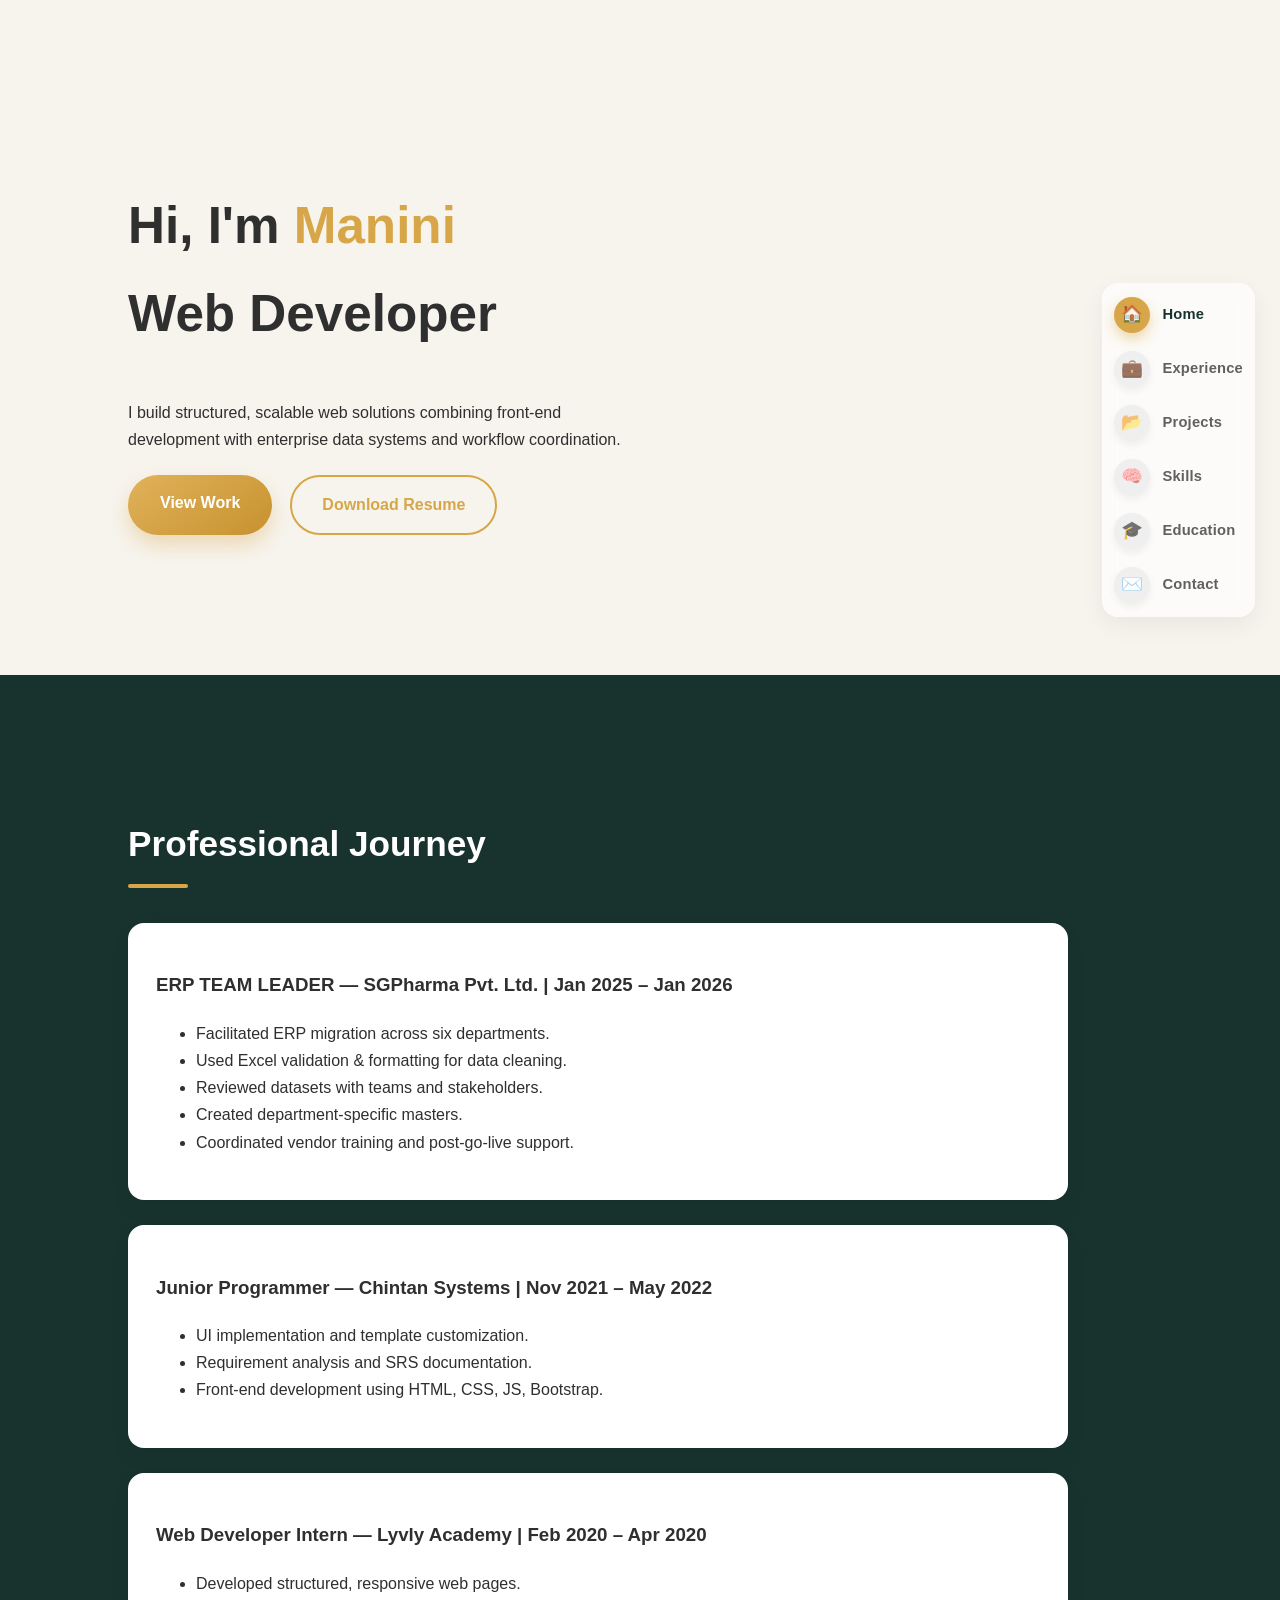
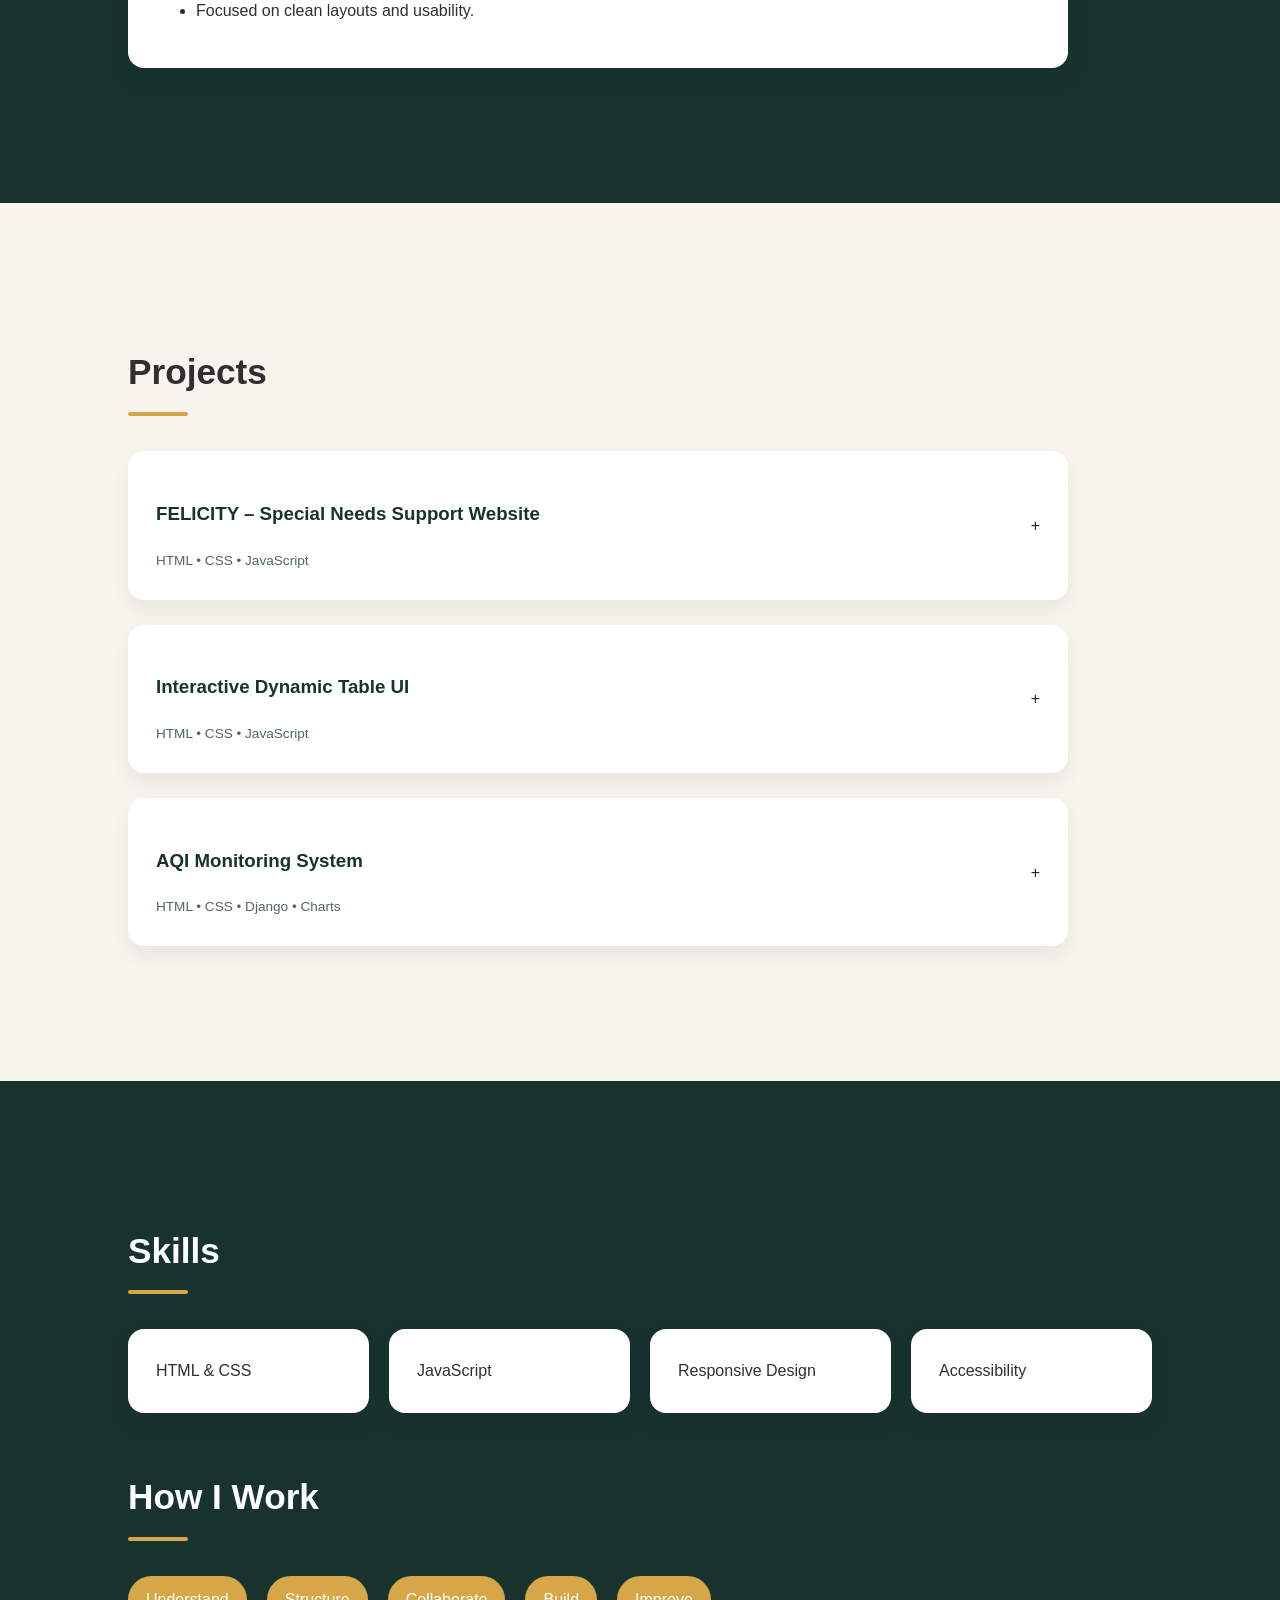
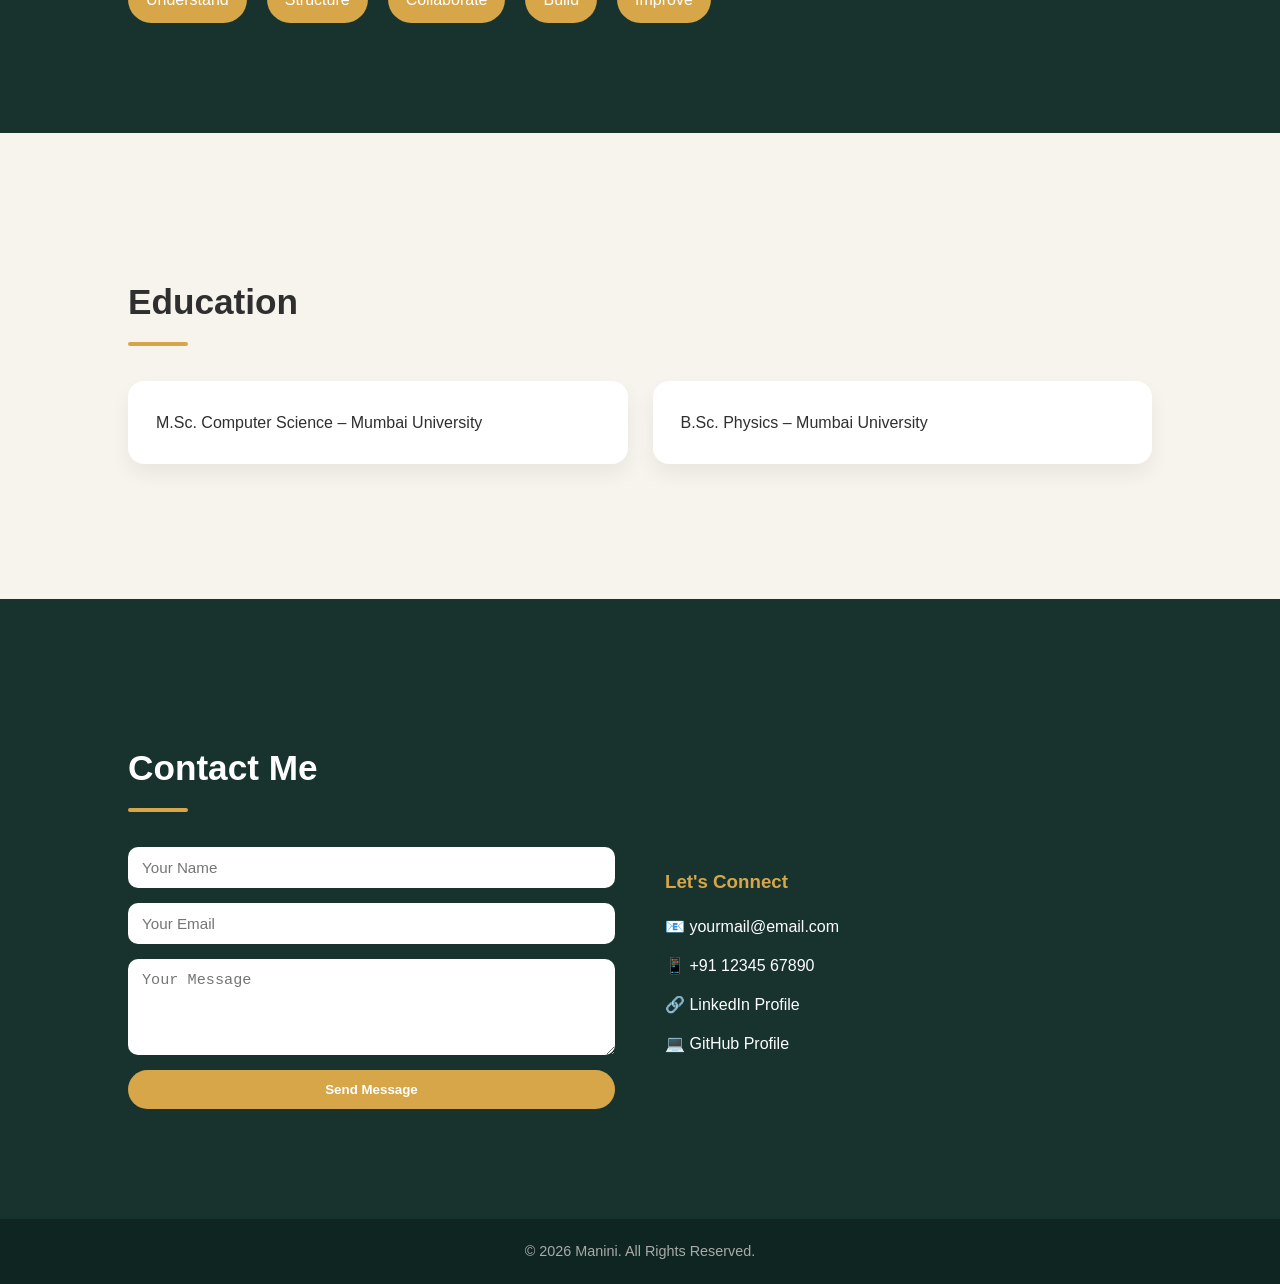
<file: index.html>
<!DOCTYPE html>
<html lang="en">
<head>
<meta charset="UTF-8">
<meta name="viewport" content="width=device-width, initial-scale=1.0">
<title>Manini | Portfolio</title>
<link rel="stylesheet" href="style.css">

</head>

<body>

<div class="timeline-nav">
  <a href="#hero" class="timeline-item"><div class="icon">🏠</div>Home</a>
  <a href="#experience" class="timeline-item"><div class="icon">💼</div>Experience</a>
  <a href="#projects" class="timeline-item"><div class="icon">📂</div>Projects</a>
  <a href="#skills" class="timeline-item"><div class="icon">🧠</div>Skills</a>
  <a href="#education" class="timeline-item"><div class="icon">🎓</div>Education</a>
  <a href="#contact" class="timeline-item"><div class="icon">✉️</div>Contact</a>
</div>

<!-- HERO -->
<section id="hero" class="hero">
  <div class="hero-text">
    <h1>Hi, I'm <span>Manini</span><br>Web Developer</h1>
    <p>I build structured, scalable web solutions combining front-end development with enterprise data systems and workflow coordination.</p>
    <div class="hero-cta">
      <a href="#projects" class="btn">View Work</a>
      <a href="Manini_Pednekar.pdf" download class="btn-outline">Download Resume</a>
    </div>
  </div>
  <!-- <div class="hero-img">
    <img src="https://via.placeholder.com/340x360">
  </div> -->
</section>

<!-- EXPERIENCE -->
<section id="experience" class="section">
  <h2>Professional Journey</h2>

  <div class="card">
    <h3>ERP TEAM LEADER — SGPharma Pvt. Ltd. | Jan 2025 – Jan 2026</h3>
    <ul>
      <li>Facilitated ERP migration across six departments.</li>
      <li>Used Excel validation & formatting for data cleaning.</li>
      <li>Reviewed datasets with teams and stakeholders.</li>
      <li>Created department-specific masters.</li>
      <li>Coordinated vendor training and post-go-live support.</li>
    </ul>
  </div>

  <div class="card">
    <h3>Junior Programmer — Chintan Systems | Nov 2021 – May 2022</h3>
    <ul>
      <li>UI implementation and template customization.</li>
      <li>Requirement analysis and SRS documentation.</li>
      <li>Front-end development using HTML, CSS, JS, Bootstrap.</li>
    </ul>
  </div>

  <div class="card">
    <h3>Web Developer Intern — Lyvly Academy | Feb 2020 – Apr 2020</h3>
    <ul>
      <li>Developed structured, responsive web pages.</li>
      <li>Focused on clean layouts and usability.</li>
    </ul>
  </div>
</section>

<!-- PROJECTS -->
<section id="projects" class="section">
  <h2>Projects</h2>

    <!-- Project 1 -->
  <div class="card project">
    <div class="project-header">
      <div>
        <h3>FELICITY – Special Needs Support Website</h3>
        <div class="tech-icons">HTML •  CSS •  JavaScript</div>
      </div>
      <span>+</span>
    </div>
    <div class="project-details">
      <p><strong>Problem:</strong> Support resources for children with special needs are scattered and hard to navigate for non-technical users.</p>
      <p><strong>Solution:</strong> Built a structured multi-page resource website with categorized service directories and accessible layouts.</p>
      <p><strong>Impact:</strong> Improved accessibility and usability for parents and caregivers.</p>
      <div class="project-links">
        <a href="#">🔗 GitHub</a>
        <a href="#">🌐 Live Demo</a>
      </div>
    </div>
  </div>
    <!-- Project 2 -->
  <div class="card project">
    <div class="project-header">
      <div>
        <h3>Interactive Dynamic Table UI</h3>
        <div class="tech-icons">HTML •  CSS •  JavaScript</div>
      </div>
      <span>+</span>
    </div>
    <div class="project-details">
      <p><strong>Problem:</strong> Needed a simple way to demonstrate real-time UI updates and JavaScript-driven interactivity.</p>
      <p><strong>Solution:</strong> Built an interactive table with dynamic updates and responsive design.</p>
      <p><strong>Impact:</strong> Demonstrated advanced DOM manipulation and event handling techniques.</p>
      <div class="project-links">
        <a href="#">🔗 GitHub</a>
        <a href="#">🌐 Live Demo</a>
      </div>
    </div>
  </div>
    <!-- Project 3 -->
  <div class="card project">
    <div class="project-header">
      <div>
        <h3>AQI Monitoring System</h3>
        <div class="tech-icons"> HTML •  CSS •  Django •  Charts</div>
      </div>
      <span>+</span>
    </div>
    <div class="project-details">
      <p><strong>Problem:</strong> Lack of accessible real-time air quality insights and short-term forecasts.</p>
      <p><strong>Solution:</strong> Built a live AQI monitoring site with data integration, interactive charts, and a 48-hour prediction model trained on historical data.</p>
      <p><strong>Impact:</strong> Demonstrated full-stack development, data visualization, and applied machine learning for environmental monitoring.</p>
      <div class="project-links">
        <a href="#">🔗 GitHub</a>
        <a href="#">🌐 Live Demo</a>
      </div>
    </div>
  </div>
</section>

<!-- SKILLS -->
<section id="skills" class="section">
  <h2>Skills</h2>
  <div class="skill-grid">
    <div class="card">HTML & CSS</div>
    <div class="card">JavaScript</div>
    <div class="card">Responsive Design</div>
    <div class="card">Accessibility</div>
  </div>

  <h2>How I Work</h2>
  <div class="steps">
    <div>Understand</div><div>Structure</div><div>Collaborate</div><div>Build</div><div>Improve</div>
  </div>
</section>

<!-- EDUCATION -->
<section id="education" class="section">
  <h2>Education</h2>
  <div class="edu-grid">
    <div class="card">M.Sc. Computer Science – Mumbai University</div>
    <div class="card">B.Sc. Physics – Mumbai University</div>
  </div>
</section>

<!-- CONTACT -->
<section id="contact" class="section">
  <h2>Contact Me</h2>

  <div class="contact-wrapper">

    <form class="contact-form">
      <input type="text" placeholder="Your Name" required>
      <input type="email" placeholder="Your Email" required>
      <textarea rows="4" placeholder="Your Message"></textarea>
      <button type="submit">Send Message</button>
    </form>

    <div class="contact-info">
      <h3>Let's Connect</h3>
      <a href="mailto:yourmail@email.com">📧 yourmail@email.com</a>
      <a href="tel:+911234567890">📱 +91 12345 67890</a>
      <a href="https://linkedin.com/in/yourprofile" target="_blank">🔗 LinkedIn Profile</a>
      <a href="https://github.com/yourgithub" target="_blank">💻 GitHub Profile</a>
    </div>

  </div>
</section>

<footer>© 2026 Manini. All Rights Reserved.</footer>

<script>
const sections = document.querySelectorAll("section");
const navItems = document.querySelectorAll(".timeline-item");
const nav = document.querySelector(".timeline-nav");

window.addEventListener("scroll", () => {
  let current = "";

  sections.forEach(section => {
    const sectionTop = section.offsetTop - 200;
    if (scrollY >= sectionTop) current = section.id;
  });

  navItems.forEach(item => {
    item.classList.remove("active");
    if (item.getAttribute("href") === "#" + current) {
      item.classList.add("active");
    }
  });

  if(window.scrollY > 80){
    nav.classList.add("scrolled");
  } else {
    nav.classList.remove("scrolled");
  }
});


document.querySelectorAll(".project-header").forEach(h=>{
  h.addEventListener("click", ()=>h.parentElement.classList.toggle("open"));
});
</script>

</body>
</html>
</file>
<file: style.css>
:root {
  --cream:#F7F4EE;
  --green:#18332E;
  --mustard:#D6A648;
  --text:#2F2F2F;
}

body{
  margin:0;
  font-family:'Segoe UI',sans-serif;
  background:var(--cream);
  color:var(--text);
  line-height:1.7;
  scroll-behavior:smooth;
}

/* ================= TIMELINE NAV ================= */
.timeline-nav{
  position:fixed;
  right:25px;
  top:50%;
  transform:translateY(-50%);
  display:flex;
  flex-direction:column;
  gap:18px;
  z-index:1000;
  transition:0.3s;
  background:rgba(255,255,255,0.65);
  backdrop-filter:blur(10px);
  padding:14px 12px;
  border-radius:16px;
  box-shadow:0 8px 25px rgba(0,0,0,0.06);
}
.timeline-item{
  display:flex;
  align-items:center;
  gap:12px;
  text-decoration:none;
  color:#2c2c2c;
  font-size:0.92rem;
  font-weight:600;
  letter-spacing:0.2px; 
  opacity:0.75;
  transition:0.3s ease;
}
.timeline-item .icon{
  width:36px;
  height:36px;
  border-radius:50%;
  background:#eaeaea;
  display:flex;
  align-items:center;
  justify-content:center;
  font-size:1.1rem;
  box-shadow:0 4px 10px rgba(0,0,0,0.08);
  transition:0.3s ease;
}

.timeline-item.active,
.timeline-item:hover{
  opacity:1;
  color:var(--green);
}

.timeline-item.active .icon{
  background:var(--mustard);
  color:white;
  box-shadow:0 6px 14px rgba(214,166,72,0.45);
}

/* ================= HERO ================= */
.hero{
  padding:140px 10%;
  display:flex;
  justify-content:space-between;
  align-items:center;
  flex-wrap:wrap;
}
.hero-text{max-width:500px;}
.hero h1{font-size:3.2rem;}
.hero span{color:var(--mustard);}
.hero-img img{
  width:340px;
  border-radius:22px;
  filter:brightness(1.05);
  box-shadow:0 20px 40px rgba(0,0,0,0.15);
  transition:0.4s;
}
.hero-img img:hover{
  transform:translateY(-6px);
}

/* ================= BUTTON ================= */
.btn{
  background:linear-gradient(145deg,#e1b25a,#c7922f);
  color:white;
  padding:14px 32px;
  border-radius:40px;
  text-decoration:none;
  display:inline-block;
  font-weight:600;
  box-shadow:0 10px 20px rgba(214,166,72,0.35);
  transition:0.3s;
}
.btn:hover{
  transform:translateY(-3px);
  box-shadow:0 14px 28px rgba(214,166,72,0.45);
}
.btn:active{
  transform:scale(0.97);
}

/* HERO CTA CONTAINER */
.hero-cta{
  display:flex;
  gap:18px;
  flex-wrap:wrap;
  margin-top:22px;
}

.btn-outline{
  padding:14px 30px;
  border-radius:40px;
  text-decoration:none;
  font-weight:600;
  border:2px solid var(--mustard);
  color:var(--mustard);
  background:transparent;
  transition:0.3s;
}
.btn-outline:hover{
  background:var(--mustard);
  color:white;
  transform:translateY(-3px);
  box-shadow:0 10px 20px rgba(214,166,72,0.35);
}


/* ================= SECTIONS ================= */
.section{padding:110px 10%;}
.section h2{
  font-size:2.2rem;margin-bottom:35px;position:relative;
}
.section h2::after{
  content:"";display:block;width:60px;height:4px;
  background:var(--mustard);margin-top:10px;border-radius:3px;
}

/* ================= BACKGROUND RHYTHM ================= */
#hero,#projects,#education{background:var(--cream);}
#experience,#skills,#contact{background:var(--green);color:white;}

.card{
  background:white;padding:28px;border-radius:16px;
  box-shadow:0 10px 20px rgba(0,0,0,0.06);
  margin-bottom:25px;
}
#experience .card,#skills .card,#contact .card{color:var(--text);}

.skill-grid{
  display:grid;grid-template-columns:repeat(auto-fit,minmax(180px,1fr));gap:20px;
}
.steps{display:flex;gap:20px;flex-wrap:wrap;margin-top:20px;}
.steps div{background:var(--mustard);color:white;padding:10px 18px;border-radius:30px;}

.edu-grid{display:grid;grid-template-columns:repeat(2,1fr);gap:25px;}

/* ================= PROJECTS ================= */
.project{
  transition:0.3s;
}
.project-header{
  display:flex;
  justify-content:space-between;
  align-items:center;
  cursor:pointer;
  color: #18332E;
}
.project-details{
  max-height:0;
  overflow:hidden;
  transition:max-height 0.4s ease, padding 0.3s ease;
  color: var(--green);
}
.project.open .project-details{
  max-height:500px;
  padding-top:15px;
}

.tech-icons{
  display:flex;
  gap:8px;
  font-size:0.85rem;
  margin-top:4px;
  opacity:0.75;
}

.project-links{
  margin-top:10px;
  display:flex;
  gap:12px;
}
.project-links a{
  font-size:0.85rem;
  text-decoration:none;
  color:var(--mustard);
  font-weight:600;
}

/* ================= CONTACT SECTION ================= */
.contact-wrapper{
  display:flex;
  gap:50px;
  flex-wrap:wrap;
}

.contact-form{
  flex:1;
  min-width:280px;
  display:flex;
  flex-direction:column;
  gap:15px;
}
.contact-form input,
.contact-form textarea{
  padding:12px 14px;
  border-radius:10px;
  border:none;
  font-size:0.95rem;
}
.contact-form button{
  background:var(--mustard);
  color:white;
  border:none;
  padding:12px;
  border-radius:30px;
  cursor:pointer;
  font-weight:600;
}

.contact-info{
  flex:1;
  min-width:260px;
}
.contact-info h3{
  margin-bottom:15px;
  color:var(--mustard);
}
.contact-info a{
  display:block;
  margin-bottom:12px;
  text-decoration:none;
  color:white;
  font-weight:500;
}

/* ================= FOOTER ================= */
footer{
  background:#0f2521;
  color:#aaa;
  text-align:center;
  padding:20px;
  font-size:0.9rem;
}

@media(min-width:1024px){
  #projects .card,
  #experience .card{
    max-width: calc(100% - 140px);
  }
}

/* ================= MOBILE NAV ================= */
@media(max-width:768px){
  
  .timeline-nav{
    top:0;
    right:0;
    left:0;
    transform:none;
    flex-direction:row;
    flex-wrap:wrap;
    justify-content:center;
    gap:14px 28px;
    padding:12px 10px;
    /* background:transparent; */
    box-shadow:none;
  }

  .timeline-item{
    flex-direction:column;
    font-size:0.75rem;
  }

    .hero{
    padding-top:220px;
    flex-direction:column;
    text-align:center;
  }

  .hero-img{margin-top:40px;}

  .edu-grid{grid-template-columns:1fr;}
}
</file>
